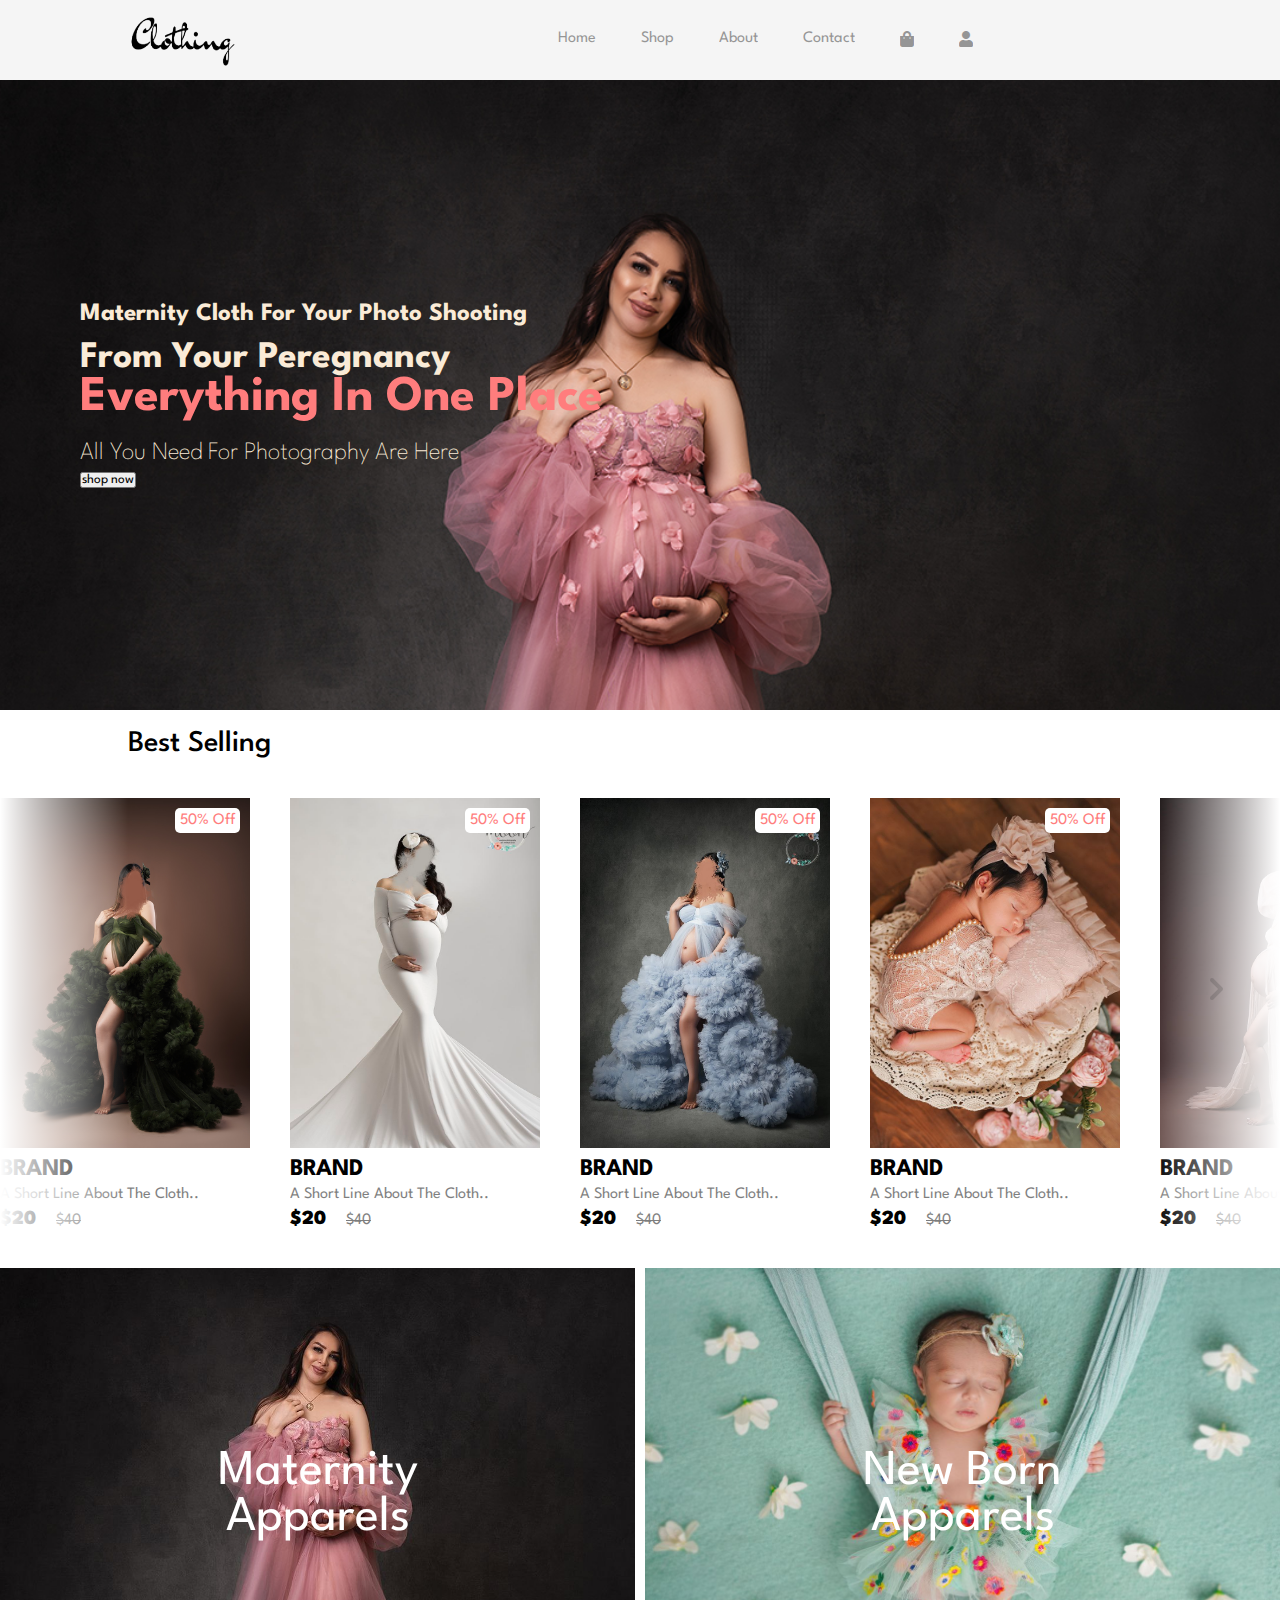
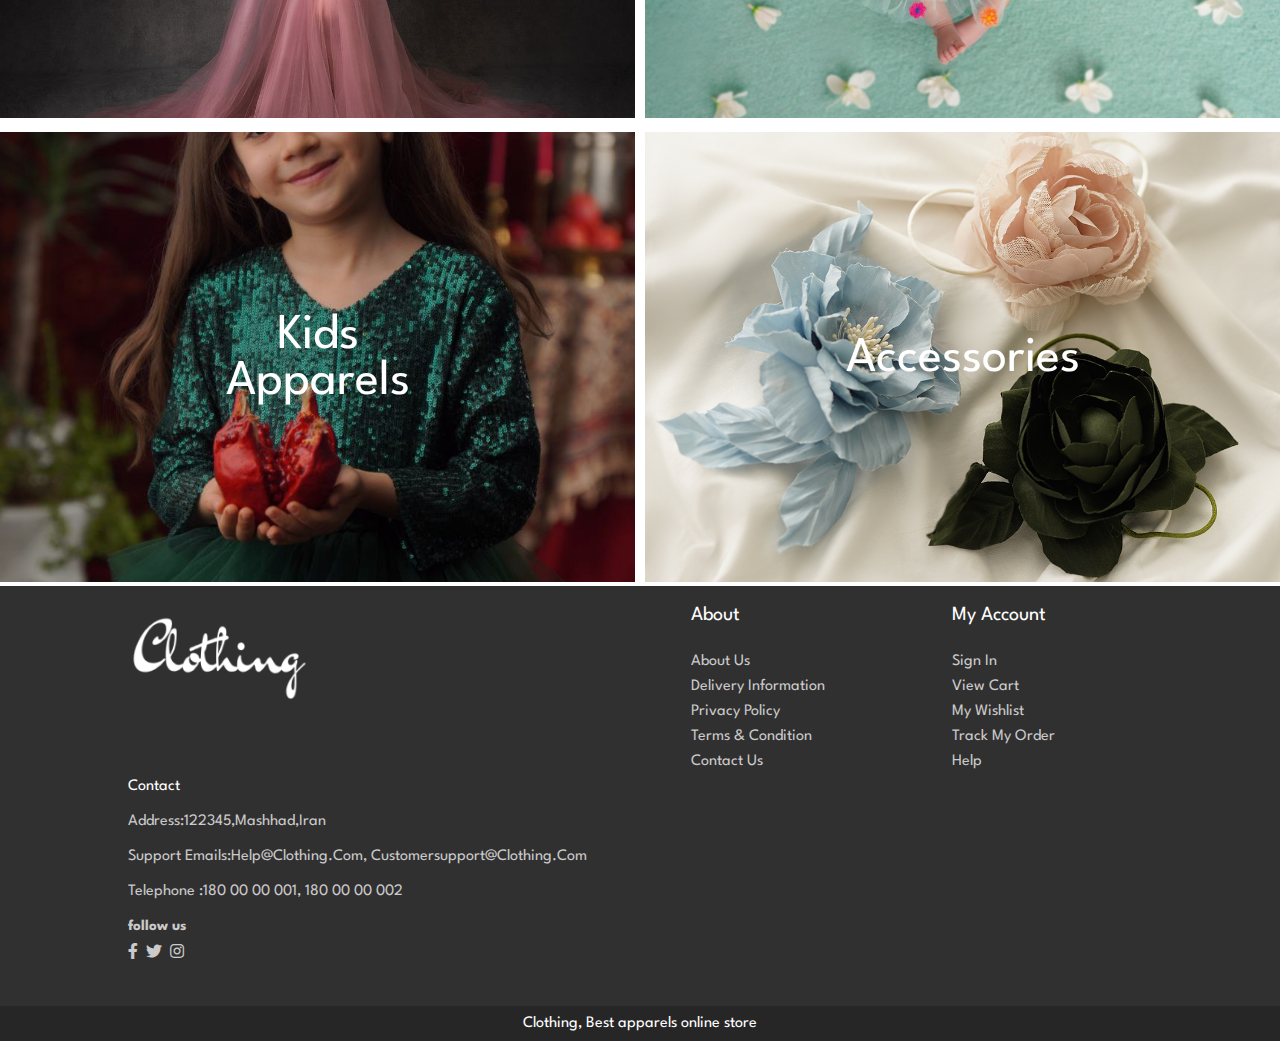
<file: index.html>
<!DOCTYPE html>
<html lang="en">
    <head>
        <meta charset="UTF-8">
        <meta http-equiv="X-UA-Compatible" content="IE=edge">
        <meta name="viewport" content="width=device-width, initial-scale=1.0">
        <title>niki maternity cloth</title>
        <link rel="stylesheet" href="css/home.css">
    </head>
    <body>
        <nav class="navbar"></nav>
        
            
        <script src="js/nav.js"></script>
        <section id="hero">
        <div class="hero-text">
            <h4>maternity cloth for your photo shooting</h4>
            <h2> from your peregnancy </h2>
            <h1> everything in one place</h1>
            <p>all you need for photography are here</p>
            <button>shop now</button>
        </div>
        </section>

     

     <!--product -->
     <script src="js/home.js"></script>
     <section class="product">
        <h2 class="product-category">best selling</h2>
        <button class="pre-btn"><img src="img/arrow.png" alt=""></button>
        <button class="nxt-btn"><img src="img/arrow.png" alt=""></button>
        <div class="product-container">
            <div class="product-card">
                <div class="product-image">
                    <span class="discount-tag">50% off</span>
                    <img src="img/card1.png" class="product-thumb" alt="">
                    <button class="card-btn">add to whislist</button>
                </div>
                <div class="product-info">
                    <h2 class="product-brand">brand</h2>
                    <p class="product-short-des">a short line about the cloth..</p>
                    <span class="price">$20</span><span class="actual-price">$40</span>
                </div>
            </div>
            <div class="product-card">
                <div class="product-image">
                    <span class="discount-tag">50% off</span>
                    <img src="img/card2.png" class="product-thumb" alt="">
                    <button class="card-btn">add to whislist</button>
                </div>
                <div class="product-info">
                    <h2 class="product-brand">brand</h2>
                    <p class="product-short-des">a short line about the cloth..</p>
                    <span class="price">$20</span><span class="actual-price">$40</span>
                </div>
            </div>
            <div class="product-card">
                <div class="product-image">
                    <span class="discount-tag">50% off</span>
                    <img src="img/card3.png" class="product-thumb" alt="">
                    <button class="card-btn">add to whislist</button>
                </div>
                <div class="product-info">
                    <h2 class="product-brand">brand</h2>
                    <p class="product-short-des">a short line about the cloth..</p>
                    <span class="price">$20</span><span class="actual-price">$40</span>
                </div>
            </div>
            <div class="product-card">
                <div class="product-image">
                    <span class="discount-tag">50% off</span>
                    <img src="img/card4.png" class="product-thumb" alt="">
                    <button class="card-btn">add to whislist</button>
                </div>
                <div class="product-info">
                    <h2 class="product-brand">brand</h2>
                    <p class="product-short-des">a short line about the cloth..</p>
                    <span class="price">$20</span><span class="actual-price">$40</span>
                </div>
            </div>
            <div class="product-card">
                <div class="product-image">
                    <span class="discount-tag">50% off</span>
                    <img src="img/card5.png" class="product-thumb" alt="">
                    <button class="card-btn">add to whislist</button>
                </div>
                <div class="product-info">
                    <h2 class="product-brand">brand</h2>
                    <p class="product-short-des">a short line about the cloth..</p>
                    <span class="price">$20</span><span class="actual-price">$40</span>
                </div>
            </div>
            <div class="product-card">
                <div class="product-image">
                    <span class="discount-tag">50% off</span>
                    <img src="img/card6.png" class="product-thumb" alt="">
                    <button class="card-btn">add to whislist</button>
                </div>
                <div class="product-info">
                    <h2 class="product-brand">brand</h2>
                    <p class="product-short-des">a short line about the cloth..</p>
                    <span class="price">$20</span><span class="actual-price">$40</span>
                </div>
            </div>
            <div class="product-card">
                <div class="product-image">
                    <span class="discount-tag">50% off</span>
                    <img src="img/card7.png" class="product-thumb" alt="">
                    <button class="card-btn">add to whislist</button>
                </div>
                <div class="product-info">
                    <h2 class="product-brand">brand</h2>
                    <p class="product-short-des">a short line about the cloth..</p>
                    <span class="price">$20</span><span class="actual-price">$40</span>
                </div>
            </div>
        </div>
     </section>
    <!-- collections -->
        <section class="collection-container">
           
        <a href="#" class="collection">
        <img src="img/women-collection.png" alt="">
        <p class="collection-title">maternity <br> apparels</p>
        </a>
        <a href="#" class="collection">
        <img src="img/baby-collection.png" alt="">
        <p class="collection-title">new born <br> apparels</p>
        </a>
        <a href="#" class="collection">
            <img src="img/kid-collection.png" alt="">
            <p class="collection-title">kids <br> apparels</p>
        </a>
        <a href="#" class="collection">
        <img src="img/accessories-collection.png" alt="">
        <p class="collection-title">accessories</p>
        </a>

        </section>

        <!--footer -->
        <footer></footer>
     <script src="js/footer.js"></script>

    </body>
    
    
    
    
</html>
</file>
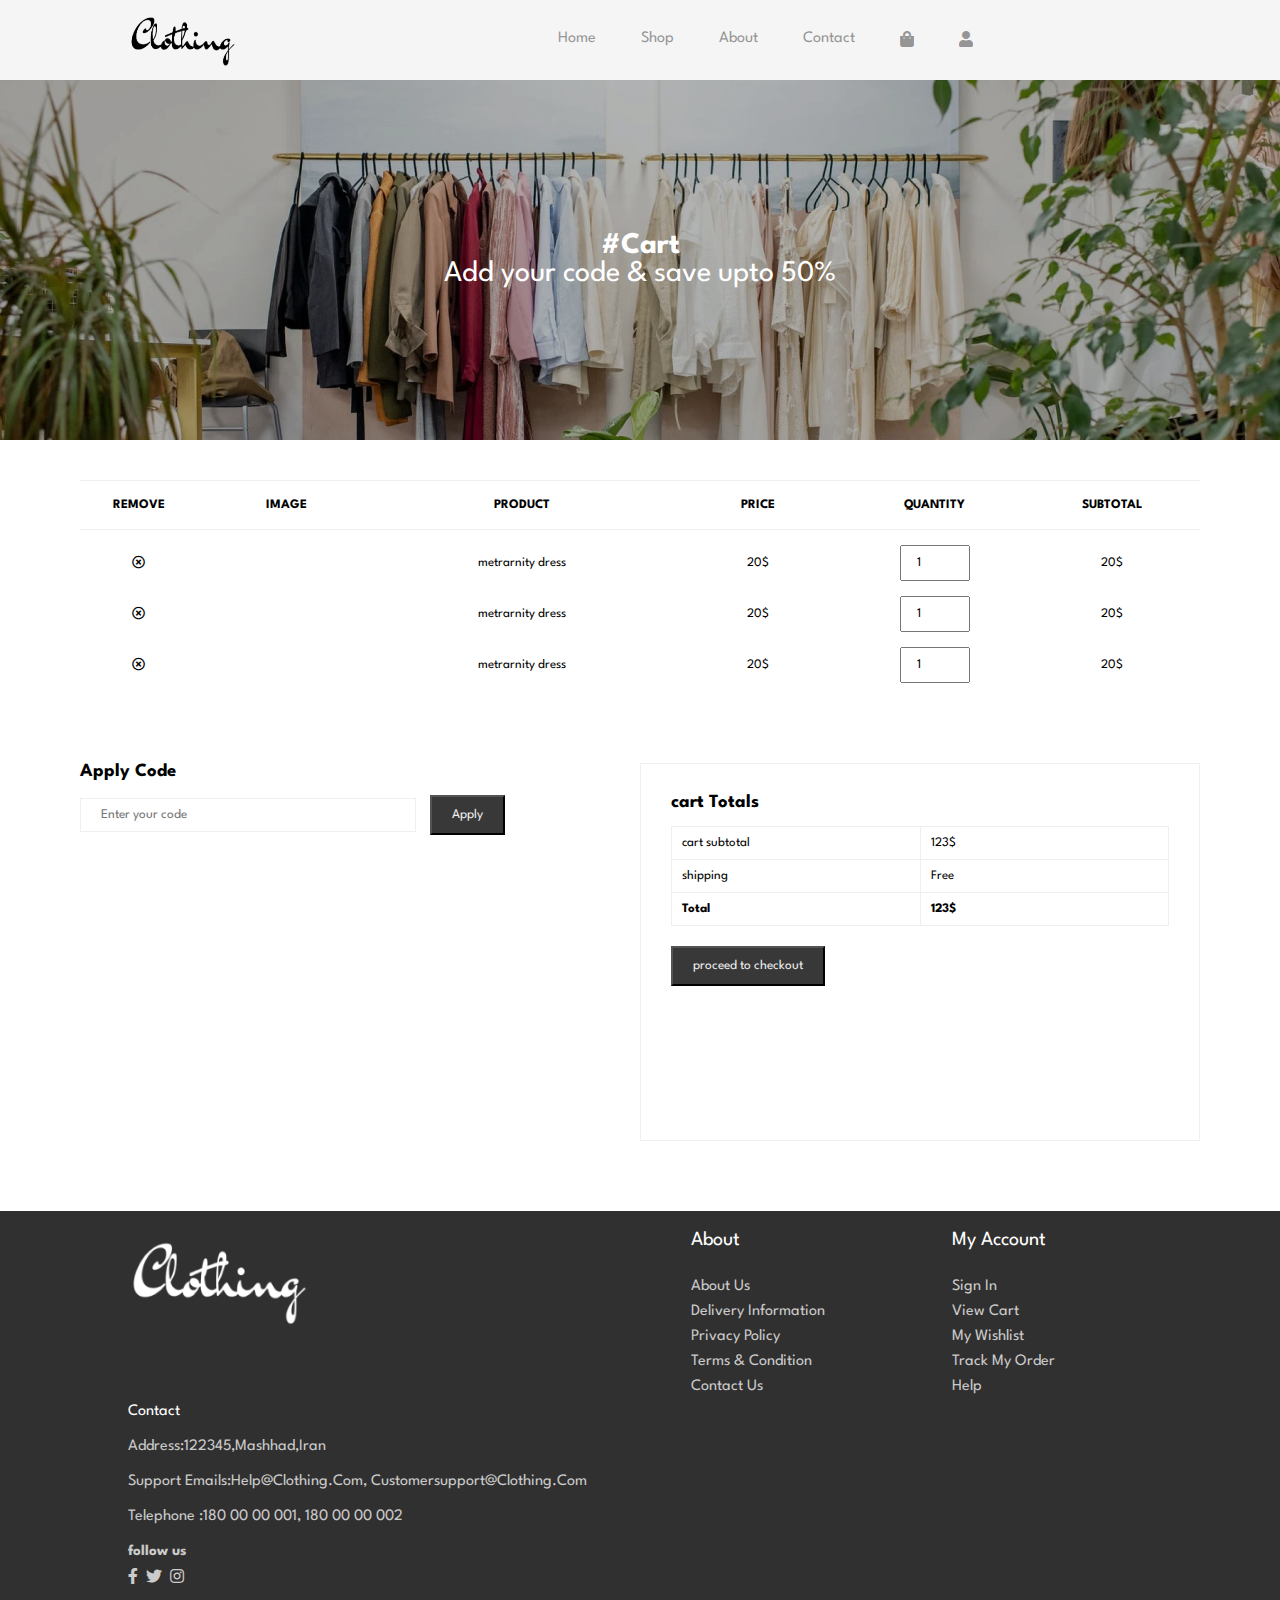
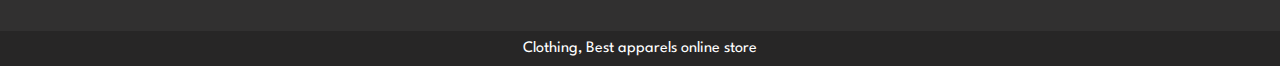
<file: cart.html>
<!DOCTYPE html>
<html lang="en">

<head>
    <meta charset="UTF-8">
    <meta http-equiv="X-UA-Compatible" content="IE=edge">
    <meta name="viewport" content="width=device-width, initial-scale=1.0">
    <title>cart </title>

    <link rel="stylesheet" href="css/home.css">
    <link rel="stylesheet" href="css/cart.css">
</head>

    <body>
        <nav class="navbar"></nav>
        <script src="js/nav.js"></script>
        

        <section id="page-header">

            <h1>#Cart</h1>
            <p>Add your code & save upto 50%</p>
        </section>
        <section id="cart" class="section-p1">
            <table width="100%">
                <thead>
                    <tr>
                        <td>Remove</td>
                        <td>Image</td>
                        <td>Product</td>
                        <td>Price</td>
                        <td>Quantity</td>
                        <td>Subtotal</td>
                    </tr>
                </thead>
                <tbody>
                    <tr>
                        <td><i class="far fa-times-circle"></i></td>
                        <td><img scr = "../img/card2.png" alt=""></td>
                        <td>metrarnity dress </td>
                        <td>20$</td>
                        <td><input type="number" value="1"> </td>
                        <td>20$</td>

                    </tr>
                    <tr>
                        <td><i class="far fa-times-circle"></i></td>
                        <td><img scr = "../img/card3.png" alt=""></td>
                        <td>metrarnity dress </td>
                        <td>20$</td>
                        <td><input type="number" value="1"> </td>
                        <td>20$</td>

                    </tr>
                    <tr>
                        <td><i class="far fa-times-circle"></i></td>
                        <td><img scr = "../img/card4.png" alt=""></td>
                        <td>metrarnity dress </td>
                        <td>20$</td>
                        <td><input type="number" value="1"> </td>
                        <td>20$</td>

                    </tr>
                </tbody>
            </table>
        </section>
        <section id="cart-add" class="section-p1">
            <div id="code">
                <h3>Apply Code</h3>
                <div>
                    <input type="text" placeholder="Enter your code">
                    <button type="submit" class="normal">Apply</button>
                </div>

            </div>

            <div id="subtotal">
                <h3>cart Totals</h3>
                <table>
                    <tr>
                        <td>cart subtotal</td>
                        <td>123$</td>
                    </tr>
                    <tr>
                        <td>shipping</td>
                        <td>Free</td>
                    </tr>
                    <tr>
                        <td><strong>Total</strong></td>
                        <td><strong>123$</strong></td>

                    </tr>
                </table>
                <button class="normal">proceed to checkout</button>
            </div>

        </section>

        <footer><script src="js/footer.js"></script></footer>

    </body>

</html>
</file>
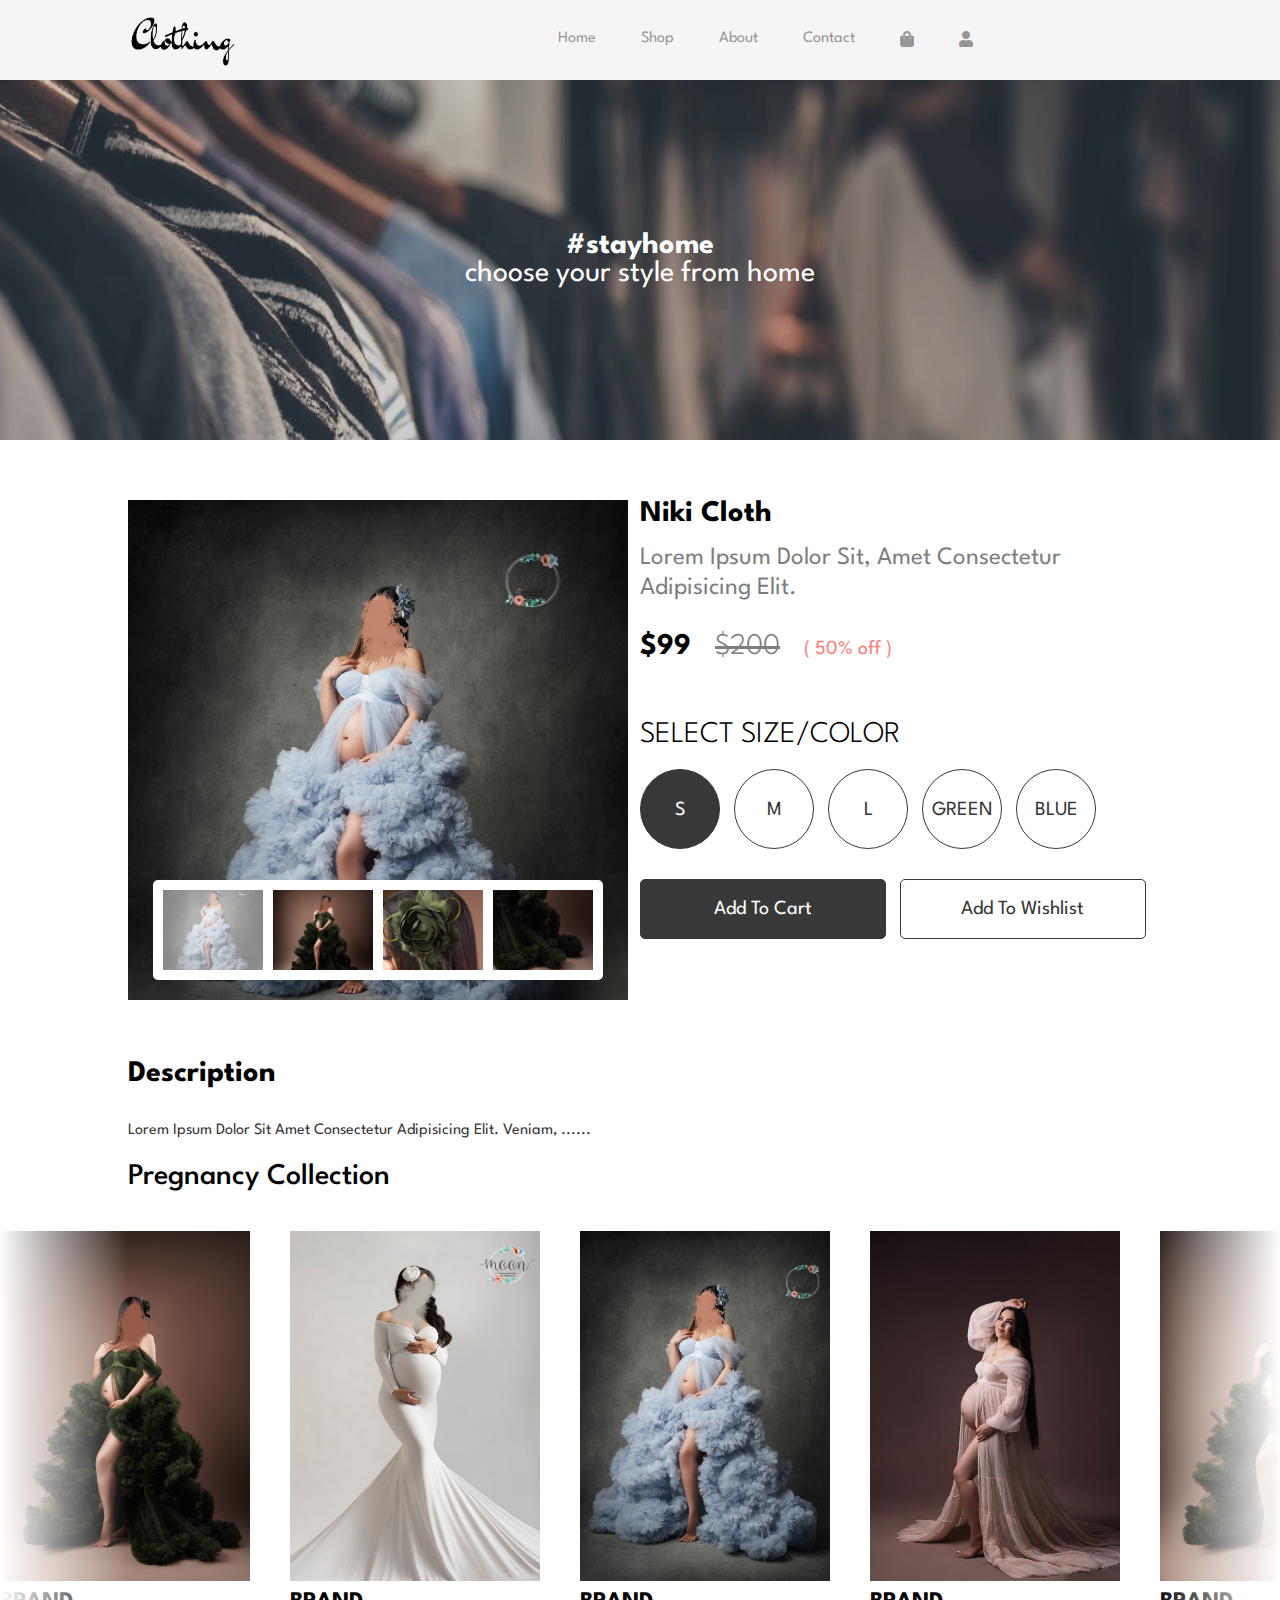
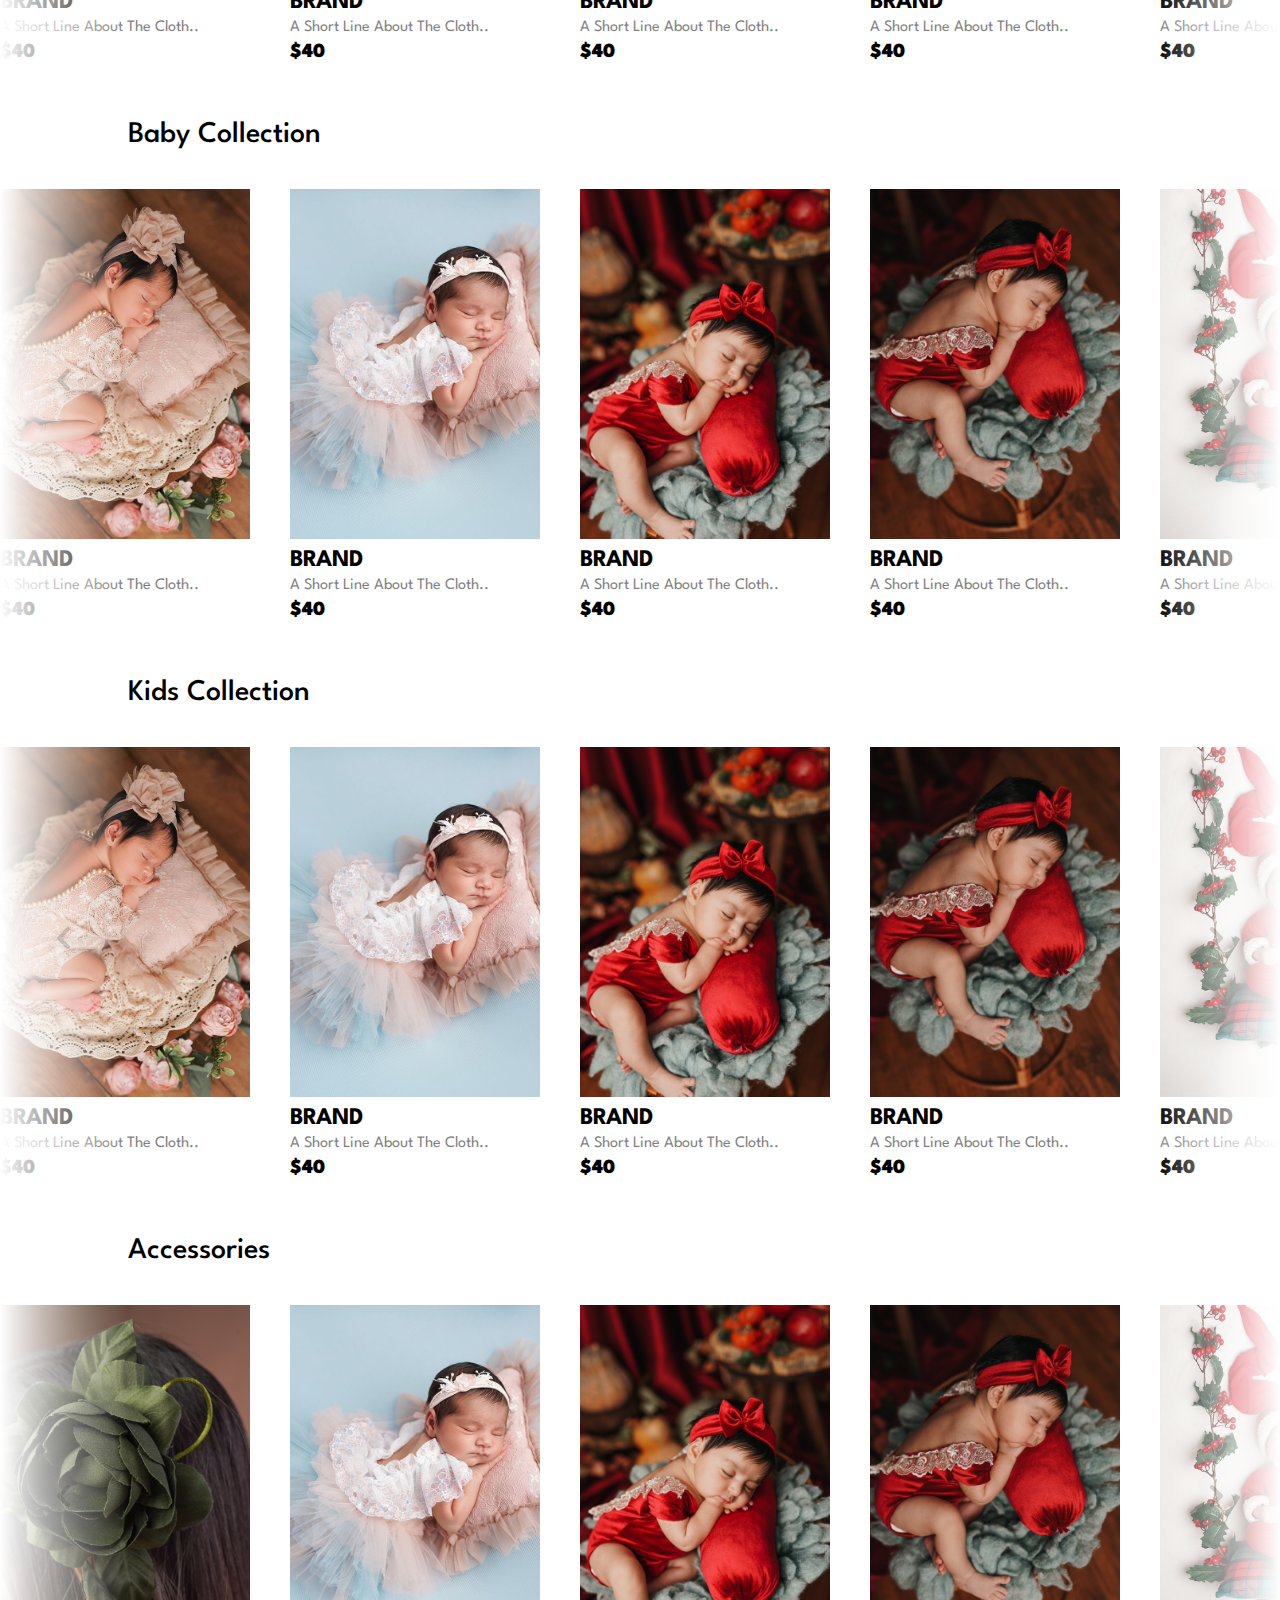
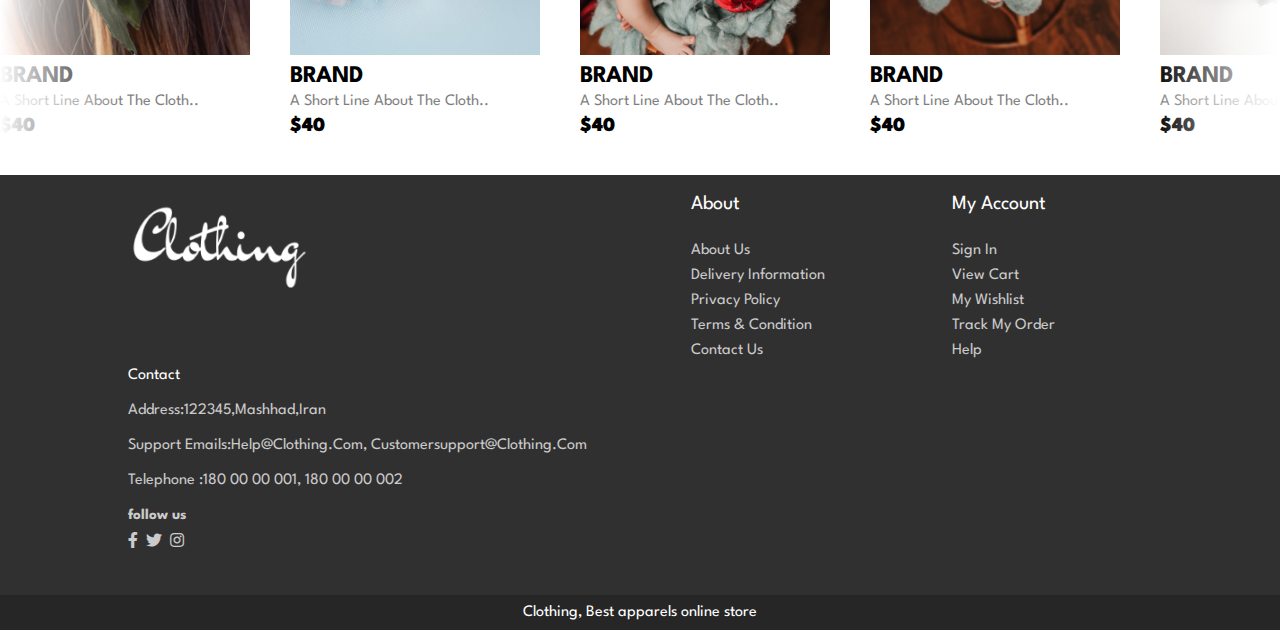
<file: product.html>
<!DOCTYPE html>
<html lang="en">
    <head>
        <meta charset="UTF-8">
        <meta http-equiv="X-UA-Compatible" content="IE=edge">
        <meta name="viewport" content="width=device-width, initial-scale=1.0">
        <title>product  </title>

        <link rel="stylesheet" href="css/home.css">
        <link rel="stylesheet" href="css/product.css">
    </head>
    <body>
        <nav class="navbar"></nav>
        <script src="js/nav.js"></script>
        <section id="page-header">

            <h1>#stayhome </h1>
            <p>choose your style from home</p>

        </section>

        <section class="product-details">
            <div class="image-slider">
                <div class="product-images">
                    <img src="img/product image 1.png" class="active" alt="">
                    <img src="img/product image 2.png" alt="">
                    <img src="img/product image 3.png" alt="">
                    <img src="img/product image 4.png" alt="">
                </div>
            </div>
            <div class="details">
                <h2 class="product-brand">Niki cloth</h2>
                <p class="product-short-des">Lorem ipsum dolor sit, amet consectetur adipisicing elit.</p>
                <span class="product-price">$99</span>
                <span class="product-actual-price">$200</span>
                <span class="product-discount">( 50% off )</span>
        
                <p class="product-sub-heading">select size/color</p>
        
                <input type="radio" name="size" value="s" checked hidden id="s-size">
                <label for="s-size" class="size-radio-btn check">s</label>
                <input type="radio" name="size" value="m" hidden id="m-size">
                <label for="m-size" class="size-radio-btn">m</label>
                <input type="radio" name="size" value="l" hidden id="l-size">
                <label for="l-size" class="size-radio-btn">l</label>
                <input type="radio" name="size" value="green" hidden id="green-size">
                <label for="green" class="color-radio-btn">green</label>
                <input type="radio" name="color" value="blue" hidden id="blue-color">
                <label for="blue" class="color-radio-btn">blue</label>
        
                <button class="btn cart-btn">add to cart</button>
                <button class="btn">add to wishlist</button>
            </div>
        </section>
        <section class="detail-des">
            <h2 class="heading">description</h2>
            <p class="des">Lorem ipsum dolor sit amet consectetur adipisicing elit. Veniam, ......</p>
        </section>
        

         <section class="product">
            <h2 class="product-category">pregnancy collection</h2>
            <button class="pre-btn"><img src="img/arrow.png" alt=""></button>
            <button class="nxt-btn"><img src="img/arrow.png" alt=""></button>
            <div class="product-container">
                <div class="product-card">
                    <div class="product-image">
                        <img src="img/card1.png" class="product-thumb" alt="">
                        <button class="card-btn">add to whislist</button>
                    </div>
                    <div class="product-info">
                        <h2 class="product-brand">brand</h2>
                        <p class="product-short-des">a short line about the cloth..</p>
                        <span class="price">$40</span>
                    </div>
                </div>
                <div class="product-card">
                    <div class="product-image">
                        <img src="img/card2.png" class="product-thumb" alt="">
                        <button class="card-btn">add to whislist</button>
                    </div>
                    <div class="product-info">
                        <h2 class="product-brand">brand</h2>
                        <p class="product-short-des">a short line about the cloth..</p>
                        <span class="price">$40</span>
                    </div>
                </div>
                <div class="product-card">
                    <div class="product-image">
                        <img src="img/card3.png" class="product-thumb" alt="">
                        <button class="card-btn">add to whislist</button>
                    </div>
                    <div class="product-info">
                        <h2 class="product-brand">brand</h2>
                        <p class="product-short-des">a short line about the cloth..</p>
                        <span class="price">$40</span>
                    </div>
                </div>
                <div class="product-card">
                    <div class="product-image">
                        <img src="img/card5.png" class="product-thumb" alt="">
                        <button class="card-btn">add to whislist</button>
                    </div>
                    <div class="product-info">
                        <h2 class="product-brand">brand</h2>
                        <p class="product-short-des">a short line about the cloth..</p>
                        <span class="price">$40</span>
                    </div>
                </div>
                <div class="product-card">
                    <div class="product-image">
                        <img src="img/card1.png" class="product-thumb" alt="">
                        <button class="card-btn">add to whislist</button>
                    </div>
                    <div class="product-info">
                        <h2 class="product-brand">brand</h2>
                        <p class="product-short-des">a short line about the cloth..</p>
                        <span class="price">$40</span>
                    </div>
                </div>
                <div class="product-card">
                    <div class="product-image">
                        <img src="img/card2.png" class="product-thumb" alt="">
                        <button class="card-btn">add to whislist</button>
                    </div>
                    <div class="product-info">
                        <h2 class="product-brand">brand</h2>
                        <p class="product-short-des">a short line about the cloth..</p>
                        <span class="price">$40</span>
                    </div>
                </div>
                <div class="product-card">
                    <div class="product-image">
                        <img src="img/card3.png" class="product-thumb" alt="">
                        <button class="card-btn">add to whislist</button>
                    </div>
                    <div class="product-info">
                        <h2 class="product-brand">brand</h2>
                        <p class="product-short-des">a short line about the cloth..</p>
                        <span class="price">$40</span>
                    </div>
                </div>
            </div>
         </section>

         <section class="product">
            <h2 class="product-category">baby collection</h2>
            <button class="pre-btn"><img src="img/arrow.png" alt=""></button>
            <button class="nxt-btn"><img src="img/arrow.png" alt=""></button>
            <div class="product-container">
                <div class="product-card">
                    <div class="product-image">
                        <img src="img/card4.png" class="product-thumb" alt="">
                        <button class="card-btn">add to whislist</button>
                    </div>
                    <div class="product-info">
                        <h2 class="product-brand">brand</h2>
                        <p class="product-short-des">a short line about the cloth..</p>
                        <span class="price">$40</span>
                    </div>
                </div>
                <div class="product-card">
                    <div class="product-image">
                        <img src="img/card7.png" class="product-thumb" alt="">
                        <button class="card-btn">add to whislist</button>
                    </div>
                    <div class="product-info">
                        <h2 class="product-brand">brand</h2>
                        <p class="product-short-des">a short line about the cloth..</p>
                        <span class="price">$40</span>
                    </div>
                </div>
                <div class="product-card">
                    <div class="product-image">
                        <img src="img/card9.png" class="product-thumb" alt="">
                        <button class="card-btn">add to whislist</button>
                    </div>
                    <div class="product-info">
                        <h2 class="product-brand">brand</h2>
                        <p class="product-short-des">a short line about the cloth..</p>
                        <span class="price">$40</span>
                    </div>
                </div>
                <div class="product-card">
                    <div class="product-image">
                        <img src="img/card8.png" class="product-thumb" alt="">
                        <button class="card-btn">add to whislist</button>
                    </div>
                    <div class="product-info">
                        <h2 class="product-brand">brand</h2>
                        <p class="product-short-des">a short line about the cloth..</p>
                        <span class="price">$40</span>
                    </div>
                </div>
                <div class="product-card">
                    <div class="product-image">
                        <img src="img/card10.png" class="product-thumb" alt="">
                        <button class="card-btn">add to whislist</button>
                    </div>
                    <div class="product-info">
                        <h2 class="product-brand">brand</h2>
                        <p class="product-short-des">a short line about the cloth..</p>
                        <span class="price">$40</span>
                    </div>
                </div>
                <div class="product-card">
                    <div class="product-image">
                        <img src="img/card11.png" class="product-thumb" alt="">
                        <button class="card-btn">add to whislist</button>
                    </div>
                    <div class="product-info">
                        <h2 class="product-brand">brand</h2>
                        <p class="product-short-des">a short line about the cloth..</p>
                        <span class="price">$40</span>
                    </div>
                </div>
                <div class="product-card">
                    <div class="product-image">
                        <img src="img/card12.png" class="product-thumb" alt="">
                        <button class="card-btn">add to whislist</button>
                    </div>
                    <div class="product-info">
                        <h2 class="product-brand">brand</h2>
                        <p class="product-short-des">a short line about the cloth..</p>
                        <span class="price">$40</span>
                    </div>
                </div>
            </div>
         </section>

         <section class="product">
            <h2 class="product-category">kids collection</h2>
            <button class="pre-btn"><img src="img/arrow.png" alt=""></button>
            <button class="nxt-btn"><img src="img/arrow.png" alt=""></button>
            <div class="product-container">
                <div class="product-card">
                    <div class="product-image">
                        <img src="img/card4.png" class="product-thumb" alt="">
                        <button class="card-btn">add to whislist</button>
                    </div>
                    <div class="product-info">
                        <h2 class="product-brand">brand</h2>
                        <p class="product-short-des">a short line about the cloth..</p>
                        <span class="price">$40</span>
                    </div>
                </div>
                <div class="product-card">
                    <div class="product-image">
                        <img src="img/card7.png" class="product-thumb" alt="">
                        <button class="card-btn">add to whislist</button>
                    </div>
                    <div class="product-info">
                        <h2 class="product-brand">brand</h2>
                        <p class="product-short-des">a short line about the cloth..</p>
                        <span class="price">$40</span>
                    </div>
                </div>
                <div class="product-card">
                    <div class="product-image">
                        <img src="img/card9.png" class="product-thumb" alt="">
                        <button class="card-btn">add to whislist</button>
                    </div>
                    <div class="product-info">
                        <h2 class="product-brand">brand</h2>
                        <p class="product-short-des">a short line about the cloth..</p>
                        <span class="price">$40</span>
                    </div>
                </div>
                <div class="product-card">
                    <div class="product-image">
                        <img src="img/card8.png" class="product-thumb" alt="">
                        <button class="card-btn">add to whislist</button>
                    </div>
                    <div class="product-info">
                        <h2 class="product-brand">brand</h2>
                        <p class="product-short-des">a short line about the cloth..</p>
                        <span class="price">$40</span>
                    </div>
                </div>
                <div class="product-card">
                    <div class="product-image">
                        <img src="img/card10.png" class="product-thumb" alt="">
                        <button class="card-btn">add to whislist</button>
                    </div>
                    <div class="product-info">
                        <h2 class="product-brand">brand</h2>
                        <p class="product-short-des">a short line about the cloth..</p>
                        <span class="price">$40</span>
                    </div>
                </div>
                <div class="product-card">
                    <div class="product-image">
                        <img src="img/card11.png" class="product-thumb" alt="">
                        <button class="card-btn">add to whislist</button>
                    </div>
                    <div class="product-info">
                        <h2 class="product-brand">brand</h2>
                        <p class="product-short-des">a short line about the cloth..</p>
                        <span class="price">$40</span>
                    </div>
                </div>
                <div class="product-card">
                    <div class="product-image">
                        <img src="img/card12.png" class="product-thumb" alt="">
                        <button class="card-btn">add to whislist</button>
                    </div>
                    <div class="product-info">
                        <h2 class="product-brand">brand</h2>
                        <p class="product-short-des">a short line about the cloth..</p>
                        <span class="price">$40</span>
                    </div>
                </div>
            </div>
         </section>

         <section class="product">
            <h2 class="product-category"> accessories</h2>
            <button class="pre-btn"><img src="img/arrow.png" alt=""></button>
            <button class="nxt-btn"><img src="img/arrow.png" alt=""></button>
            <div class="product-container">
                <div class="product-card">
                    <div class="product-image">
                        <img src="img/card6.png" class="product-thumb" alt="">
                        <button class="card-btn">add to whislist</button>
                    </div>
                    <div class="product-info">
                        <h2 class="product-brand">brand</h2>
                        <p class="product-short-des">a short line about the cloth..</p>
                        <span class="price">$40</span>
                    </div>
                </div>
                <div class="product-card">
                    <div class="product-image">
                        <img src="img/card7.png" class="product-thumb" alt="">
                        <button class="card-btn">add to whislist</button>
                    </div>
                    <div class="product-info">
                        <h2 class="product-brand">brand</h2>
                        <p class="product-short-des">a short line about the cloth..</p>
                        <span class="price">$40</span>
                    </div>
                </div>
                <div class="product-card">
                    <div class="product-image">
                        <img src="img/card9.png" class="product-thumb" alt="">
                        <button class="card-btn">add to whislist</button>
                    </div>
                    <div class="product-info">
                        <h2 class="product-brand">brand</h2>
                        <p class="product-short-des">a short line about the cloth..</p>
                        <span class="price">$40</span>
                    </div>
                </div>
                <div class="product-card">
                    <div class="product-image">
                        <img src="img/card8.png" class="product-thumb" alt="">
                        <button class="card-btn">add to whislist</button>
                    </div>
                    <div class="product-info">
                        <h2 class="product-brand">brand</h2>
                        <p class="product-short-des">a short line about the cloth..</p>
                        <span class="price">$40</span>
                    </div>
                </div>
                <div class="product-card">
                    <div class="product-image">
                        <img src="img/card10.png" class="product-thumb" alt="">
                        <button class="card-btn">add to whislist</button>
                    </div>
                    <div class="product-info">
                        <h2 class="product-brand">brand</h2>
                        <p class="product-short-des">a short line about the cloth..</p>
                        <span class="price">$40</span>
                    </div>
                </div>
                <div class="product-card">
                    <div class="product-image">
                        <img src="img/card11.png" class="product-thumb" alt="">
                        <button class="card-btn">add to whislist</button>
                    </div>
                    <div class="product-info">
                        <h2 class="product-brand">brand</h2>
                        <p class="product-short-des">a short line about the cloth..</p>
                        <span class="price">$40</span>
                    </div>
                </div>
                <div class="product-card">
                    <div class="product-image">
                        <img src="img/card12.png" class="product-thumb" alt="">
                        <button class="card-btn">add to whislist</button>
                    </div>
                    <div class="product-info">
                        <h2 class="product-brand">brand</h2>
                        <p class="product-short-des">a short line about the cloth..</p>
                        <span class="price">$40</span>
                    </div>
                </div>
            </div>
         </section>
         
        <footer></footer>

        
        <script src="js/footer.js"></script>
        
        <script src="js/product.js"></script>

        
        
    </body>
</html>
</file>
<file: css/home.css>
@import url('footer.css');
@import url("https://fonts.googleapis.com/css2?family=Spartan:wght@100;200;300;400;500;600;700;800;900&display=swap");

/* Global Styles */

/*start navbar*/
*{
    margin: 0;
    padding: 0;
    box-sizing: border-box;
    font-family: "Spartan", sans-serif;
}
.navbar{
    position: sticky;
    top: 0;
    left: 0;
    width: 100%;
    background: #f5f5f5;
    z-index: 9;
}

.nav{
    padding: 10px 10vw;
    display: flex;
    justify-content: space-between;
}

.brand-logo{
    height: 60px;
}

.nav-items{
    display: flex;
    align-items: center;
}

.nav-items a{
    margin-left: 20px;
}

.nav-items a img{
    width: 30px;
}
.links-container{
    width: 100%;
    display: flex;
    padding: 10px 10vw;
    justify-content: center;
    list-style: none;
}

.link{
    text-transform: capitalize;
    padding: 0 10px;
    margin: 0 5px;
    text-decoration: none;
    color: #383838;
    opacity: 0.5;
    transition: .5s;
}

.link:hover{
    opacity: 1;
}
#mobile{
    display: none;
    align-items: center;
}


/*start Hero section*/
#hero{
    width: 100%;
    height: 70vh;
    background-image: url('../img/header.png');
    background-size: cover;
    background-position: top 25% right 0;
    padding: 0 80px ;
    display: flex;
    flex-direction: column;
    justify-content: center;
    align-items: flex-start;
}

#hero h4{
padding-bottom: 15px;
}

#hero h1{
    color:#ff7d7d ;
    padding-bottom: 20px;   
 }
#hero{
    color: antiquewhite;
    text-transform: capitalize;
    font-size: 25px;
    font-weight: 50;
}

/*start product section*/
.product{
    position: relative;
    overflow: hidden;
    padding: 20px 0;
    /* width: 23%;
    min-width: 250px;
    padding: 10 12px; */

}

.product-category{
    padding: 0 10vw;
    font-size: 30px;
    font-weight: 500;
    margin-bottom: 40px;
    text-transform: capitalize;
}
.product-container{
    
    padding: 10 12vw;
    display: flex;
    overflow-x: auto;
    scroll-behavior: smooth;
}


.product-container::-webkit-scrollbar{
    display: none;
}

.product-card{
    flex: 0 0 auto;
    width: 250px;
    height: 450px;
    margin-right: 40px;
}

.product-image{
    position: relative;
    width: 100%;
    height: 350px;
    overflow: hidden;
}

.product-thumb{
    width: 100%;
    
    height: 350px;
    object-fit: cover;
}

.discount-tag{
    position: absolute;
    background: #fff;
    padding: 5px;
    border-radius: 5px;
    color: #ff7d7d;
    right: 10px;
    top: 10px;
    text-transform: capitalize;
}

.card-btn{
    position: absolute;
    bottom: 10px;
    left: 50%;
    transform: translateX(-50%);
    padding: 10px;
    width: 90%;
    text-transform: capitalize;
    border: none;
    outline: none;
    background: #fff;
    border-radius: 5px;
    transition: 0.5s;
    cursor: pointer;
    opacity: 0;
}

.product-card:hover .card-btn{
    opacity: 1;
}

.card-btn:hover{
    background: #efefef;
}

.product-info{
    width: 100%;
    height: 100px;
    padding-top: 10px;
}

.product-brand{
    text-transform: uppercase;
}

.product-short-des{
    width: 100%;
    height: 20px;
    line-height: 20px;
    overflow: hidden;
    opacity: 0.5;
    text-transform: capitalize;
    margin: 5px 0;
}

.price{
    font-weight: 900;
    font-size: 20px;
}

.actual-price{
    margin-left: 20px;
    opacity: 0.5;
    text-decoration: line-through;
}
.pre-btn, .nxt-btn{
    border: none;
    width: 10vw;
    height: 100%;
    position: absolute;
    top: 0;
    display: flex;
    justify-content: center;
    align-items: center;
    background: linear-gradient(90deg, rgba(255, 255, 255, 0) 0%, #fff 100%);
    cursor: pointer;
    z-index: 8;
}

.pre-btn{
    left: 0;
    transform: rotate(180deg);
}

.nxt-btn{
    right: 0;
}

.pre-btn img, .nxt-btn img{
    opacity: 0.2;
}

.pre-btn:hover img, .nxt-btn:hover img{
    opacity: 1;
} 

/*start collection section*/


.collection-container{
    width: 100%;
    display: grid;
    grid-template-columns: repeat(2, 1fr);
    grid-gap: 10px;
} 


.collection{
    position: relative;
}

.collection img{
    width: 100%;
    height: 50vh;
    object-fit: cover;
}

.collection p{
    position: absolute;
    top: 50%;
    left: 50%;
    transform: translate(-50%, -50%);
    text-align: center;
    color: #fff;
    font-size: 50px;
    text-transform: capitalize;
}

/*start screen convert section*/

@media (max-width:799px) {
    
    
    #navbar {
        display: flex;
        flex-direction: column;
        align-items: flex-start;
        justify-content: flex-start;
        position: fixed;
        top:0;
        left: -300px;
        height: 100vh;
        width: 300px;
        background-color: #efefef;
        box-shadow: 0 40px 60px rgba(0, 0, 0, 0.1);
        padding: 80px 0 0 10px;
        transition: 0.3s;

    }
    #navbar.active{
        left: 0px;
    }
    
    
    
    #navbar li {
        margin-bottom: 25px;
    }
    #mobile{
        display: flex;
        justify-content: flex-start;
        align-items: center;
    }
    #mobile i{
        color: #383838;
        font-size: 24px;
        padding-left:20px ;
    }
    
    #hero {
        
        height: 50vh;
        padding: 0 80px;
       background-position: top 50% right 30% ;
       font-size: 15px;
       font-weight:25px;
       padding: 0 20px ;

    }
    

} 

@media (max-width:477px) {
    .nav {
        padding: 10px 30px;
       
    }
    .brand-logo {
        height: 40px;
    }

    #mobile i {
        font-size: 15px;
        
    }
    #navbar{
        right: -300px;

    }
 
   
    .nav-items a {
        margin-left: 10px;
        font-size: 10px;
    }
    
    #navbar li {
        margin-bottom: 15px;
    }

    #hero {
        
        height: 50vh;
        padding: 0 20px;
       background-position:55% ;
      
       
    
    }
    .hero-text{
        font-size: 10px;
        font-weight:10px;
        
    }
    .product-container {
        padding: 20px 30px;
        display: flex;
        overflow-x: auto;
        scroll-behavior: smooth;
    }
    .product-info {
        width: 100%;
        height: 100px;
        padding-top: 10px;
    }
    .collection-container {
        justify-content: space-between;
        grid-gap: 5px;
    }
    .collection p {
        
        font-size: 20px;
        
    }


    footer {
        
        padding: 10px 5px;
       
    }
    .footer-content .logo {
        height: 40px;
        margin-bottom: 10px;
    }

    .col {
        width: 150px;
        
        grid-gap: 10px;
       
    
    }
    .footer-ul-container {
        width: 60%;
       
    }
    li {
        
        font-size: 10px;
    }
    .col-title {
        
        font-size: 15px;
        
    }
    #info{
        font-size: 10px;
    }

}
</file>
<file: css/cart.css>
@import url(home.css);
@import url(footer.css);
#page-header{
    background-image: url('../img/about.png');
    width: 100%;
    height: 40vh;
    background-size: cover;
    display: flex;
    justify-content: center;
    text-align: center;
    flex-direction: column;
}
#page-header h1,
#page-header p {
    color: #fff;
    font-size: 30px;
}
.section-p1 {
    padding: 40px 80px;
}
  
#cart{
    overflow-x: auto;
}

#cart table{
  width: 100%;
  border-collapse: collapse;
    table-layout: fixed;
    white-space: nowrap;
  
}
#cart table img{
    width: 70px;
}
#cart table td:nth-child(1){
    width: 100px;
    text-align: center;

}
#cart table td:nth-child(2){
    width: 150px;
    text-align: center;
    
}
#cart table td:nth-child(3){
    width: 250px;
    text-align: center;
    
}#cart table td:nth-child(4),
#cart table td:nth-child(5),
#cart table td:nth-child(6){
    width: 150px;
    text-align: center;
    
}
#cart table td:nth-child(5) input{
    width: 70px;
    padding: 10px 5px 10px 15px;

}
#cart table thead{
    border: 1px solid #efefef;
    border-left: none;
    border-right: none;

}
#cart table thead td{
    font-weight:700 ;
    text-transform: uppercase;
    font-size: 13px;
    padding: 18px 0;
}
#cart table tbody td{
    padding-top: 15px;
}
#cart table tbody td{
    font-size: 13px;
}
#cart-add{
    display: flex;
    flex-wrap: wrap ;
    justify-content: space-between;
}
#code{
width: 50%;
margin-bottom: 30%;
}
#code h3,#subtotal h3 {
    padding-bottom: 15px;
}
#code input{
    padding: 10px 20px;
    outline: none;
    width: 60%;
    margin-right: 10px;
    border: 1px solid #efefef
}

#code button,#subtotal button{
    background-color: #383838;
    color: #efefef;
    padding: 12px 20px;

}
#subtotal {
    padding: 30px;
    width: 50%;
    margin-bottom: 30px;
    border: 1px solid #efefef
}
#subtotal table{
    border-collapse: collapse;
    width: 100%;
    margin-bottom: 20px;
}
#subtotal table td{
    width: 50%;
    border: 1px solid #efefef;
    padding: 10px;
    font-size:13px ;
}





@media (max-width:799px) {
    
    
    #navbar {
        display: flex;
        flex-direction: column;
        align-items: flex-start;
        justify-content: flex-start;
        position: fixed;
        top:0;
        left: -300px;
        height: 100vh;
        width: 300px;
        background-color: #efefef;
        box-shadow: 0 40px 60px rgba(0, 0, 0, 0.1);
        padding: 80px 0 0 10px;
        transition: 0.3s;

    }
    #navbar.active{
        left: 0px;
    }
    
    
    
    #navbar li {
        margin-bottom: 25px;
    }
    #mobile{
        display: flex;
        justify-content: flex-start;
        align-items: center;
    }
    #mobile i{
        color: #383838;
        font-size: 24px;
        padding-left:20px ;
    }
    
    #hero {
        
        height: 50vh;
        padding: 0 80px;
       background-position: top 50% right 30% ;
       font-size: 15px;
       font-weight:25px;
       padding: 0 20px ;

    }
   #form{
    padding: 40px;
   }
   #form form{
    width: 50%;
   }
} 

@media (max-width:477px) {
    .nav {
        padding: 10px 30px;
       
    }
    .brand-logo {
        height: 40px;
    }

    #mobile i {
        font-size: 15px;
        
    }
    #navbar{
        right: -300px;

    }
 
   
    .nav-items a {
        margin-left: 10px;
        font-size: 10px;
    }
    
    #navbar li {
        margin-bottom: 15px;
    }

    #hero {
        
        height: 50vh;
        padding: 0 20px;
       background-position:55% ;
      
       
    
    }
    .hero-text{
        font-size: 10px;
        font-weight:10px;
        
    }

    #cart-add {
        flex-direction: column;
    }
    #code{
        width: 100%;
    }
    #subtotal{
        width: 100%;
        padding: 20px;
    }

    footer {
        
        padding: 10px 5px;
       
    }
    .footer-content .logo {
        height: 40px;
        margin-bottom: 10px;
    }

    .col {
        width: 150px;
        
        grid-gap: 10px;
       
    
    }
    .footer-ul-container {
        width: 60%;
       
    }
}
</file>
<file: css/product.css>
@import url(home.css);


.links-container{
    width: 100%;
    display: flex;
    padding: 10px 10vw;
    justify-content: center;
    list-style: none;
}

.link{
    text-transform: capitalize;
    padding: 0 10px;
    margin: 0 5px;
    text-decoration: none;
    color: #383838;
    opacity: 0.5;
    transition: .5s;
}

.link:hover{
    opacity: 1;
}
#mobile{
    display: none;
    align-items: center;
}
#page-header{
    background-image: url('../img/page-header.png');
    width: 100%;
    height: 40vh;
    background-size: cover;
    display: flex;
    justify-content: center;
    text-align: center;
    flex-direction: column;
}
#page-header h1,
#page-header p {
    color: #fff;
    font-size: 30px;
}


.product-details{
    width: 100%;
    padding: 60px 10vw;
    display: flex;
    justify-content: space-between;
}

.image-slider{
    width: 500px;
    height: 500px;
    position: relative;
    background-image: url('../img/product\ image\ 1.png');
    background-size: cover;
}

.product-images{
    position: absolute;
    bottom: 20px;
    left: 50%;
    transform: translateX(-50%);
    width: 90%;
    background: #fff;
    border-radius: 5px;
    display: grid;
    grid-template-columns: repeat(4, 1fr);
    height: 100px;
    grid-gap: 10px;
    padding: 10px;
}

.product-images img{
    width: 100%;
    height: 80px;
    object-fit: cover;
    cursor: pointer;
}

.product-images img.active{
    opacity: 0.5;
}
.details{
    width: 50%;
}

.details .product-brand{
    text-transform: capitalize;
    font-size: 30px;
}

.details .product-short-des{
    font-size: 25px;
    line-height: 30px;
    height: auto;
    margin: 15px 0 30px;
}

.product-price{
    font-weight: 700;
    font-size: 30px;
}

.product-actual-price{
    font-size: 30px;
    opacity: 0.5;
    text-decoration: line-through;
    margin: 0 20px;
    font-weight: 300;
}

.product-discount{
    color: #ff7d7d;
    font-size: 20px;
}

.product-sub-heading{
    font-size: 30px;
    text-transform: uppercase;
    margin: 60px 0 10px;
    font-weight: 300;
}

.size-radio-btn{
    display: inline-block;
    width: 80px;
    height: 80px;
    text-align: center;
    font-size: 20px;
    border: 1px solid #383838;
    border-radius: 50%;
    margin: 10px;
    margin-left: 0;
    line-height: 80px;
    text-transform: uppercase;
    color: #383838;
    cursor: pointer;
}
.color-radio-btn{
    display: inline-block;
    width: 80px;
    height: 80px;
    text-align: center;
    font-size: 20px;
    border: 1px solid #383838;
    border-radius: 50%;
    margin: 10px;
    margin-left: 0;
    line-height: 80px;
    text-transform: uppercase;
    color: #383838;
    cursor: pointer;
}

.size-radio-btn.check{
    background: #383838;
    color: #fff;
}
.color-radio-btn.check {
    background: #046a79;
    color: #fff;
}
.color-radio-btn.check {
    background: #011401;
    color: #fff;
}
.btn{
    width: 48%;
    padding: 20px;
    border-radius: 5px;
    background: none;
    border: 1px solid #383838;
    color: #383838;
    font-size: 20px;
    cursor: pointer;
    margin: 20px 0;
    text-transform: capitalize;
}

.cart-btn{
    margin-right: 2%;
    background: #383838;
    color: #fff;
}
.detail-des{
    padding: 0 10vw;
    text-transform: capitalize;
}

.heading{
    font-size: 30px;
    margin-bottom: 30px;
}

.des{
    color: #383838;
    line-height: 25px;
}



@media (max-width:799px) {
    
    
    #navbar {
        display: flex;
        flex-direction: column;
        align-items: flex-start;
        justify-content: flex-start;
        position: fixed;
        top:0;
        left: -300px;
        height: 100vh;
        width: 300px;
        background-color: #efefef;
        box-shadow: 0 40px 60px rgba(0, 0, 0, 0.1);
        padding: 80px 0 0 10px;
        transition: 0.3s;

    }
    #navbar.active{
        left: 0px;
    }
    
    
    
    #navbar li {
        margin-bottom: 25px;
    }
    #mobile{
        display: flex;
        justify-content: flex-start;
        align-items: center;
    }
    #mobile i{
        color: #383838;
        font-size: 24px;
        padding-left:20px ;
    }
    
    #hero {
        
        height: 50vh;
        padding: 0 80px;
       background-position: top 50% right 30% ;
       font-size: 15px;
       font-weight:25px;
       padding: 0 20px ;

    }
    .product-details {
        width: 100%;
        display: flex;
        flex-direction: column;
        
    }
    .image-slider {
        width: 100%;
        height: 700px;
        
    }

} 

@media (max-width:477px) {
    .nav {
        padding: 10px 30px;
       
    }
    .brand-logo {
        height: 40px;
    }

    #mobile i {
        font-size: 15px;
        
    }
    #navbar{
        right: -300px;

    }
 
   
    .nav-items a {
        margin-left: 10px;
        font-size: 10px;
    }
    
    #navbar li {
        margin-bottom: 15px;
    }

    #hero {
        
        height: 50vh;
        padding: 0 20px;
       background-position:55% ;
      
       
    
    }
    .hero-text{
        font-size: 10px;
        font-weight:10px;
        
    }
    .product-container {
        padding: 20px 30px;
        display: flex;
        overflow-x: auto;
        scroll-behavior: smooth;
    }
    .product-info {
        width: 100%;
        height: 100px;
        padding-top: 10px;
    }
    .collection-container {
        justify-content: space-between;
        grid-gap: 5px;
    }
    .collection p {
        
        font-size: 20px;
        
    }


    footer {
        
        padding: 10px 5px;
       
    }
    .footer-content .logo {
        height: 40px;
        margin-bottom: 10px;
    }

    .col {
        width: 150px;
        
        grid-gap: 10px;
       
    
    }
    .footer-ul-container {
        width: 60%;
       
    }
    li {
        
        font-size: 10px;
    }
    .col-title {
        
        font-size: 15px;
        
    }
    #info{
        font-size: 10px;
    }
    .product-details {
        width: 100%;
        display: flex;
        flex-direction: column;
        
    }
    .image-slider {
        width: 100%;
        height: 350px;
        
    }
    .details {
        width: 100%;
       
    }
    .details .product-brand{
        
        font-size: 12px;
    }
    
    .details .product-short-des{
        font-size: 12px;
        line-height: 30px;
        height: auto;
        margin: 15px 0 30px;
    }
    
    .product-price{
        font-weight: 70;
        font-size: 10px;
    }
    
    .product-actual-price{
        font-size: 12px;
        opacity: 0.5;
        text-decoration: line-through;
        margin: 0 10px;
        font-weight: 100;
    }
    
    .product-discount{
        color: #ff7d7d;
        font-size: 12px;
    }
    
    .product-sub-heading{
        font-size: 12px;
        text-transform: uppercase;
        margin: 30px 0 10px;
        font-weight: 100;
    }
    
    .size-radio-btn{
        display: inline-block;
        width: 40px;
        height: 40px;
        text-align: center;
        font-size: 12px;
        border: 1px solid #383838;
        border-radius: 50%;
        margin: 10px;
        margin-left: 0;
        line-height: 40px;
        text-transform: uppercase;
        color: #383838;
        cursor: pointer;
    }
    .btn{
        width: 48%;
        padding: 10px;
        border-radius: 5px;
        background: none;
        border: 1px solid #383838;
        color: #383838;
        font-size: 12px;
        cursor: pointer;
        margin: 20px 0;
        text-transform: capitalize;
    }
    .color-radio-btn {
        display: inline-block;
        width: 40px;
        height: 40px;
        text-align: center;
        font-size: 12px;
        border: 1px solid #383838;
        border-radius: 50%;
        margin: 10px;
        margin-left: 0;
        line-height: 40px;
        text-transform: uppercase;
        color: #383838;
        cursor: pointer;
    }

}
</file>
